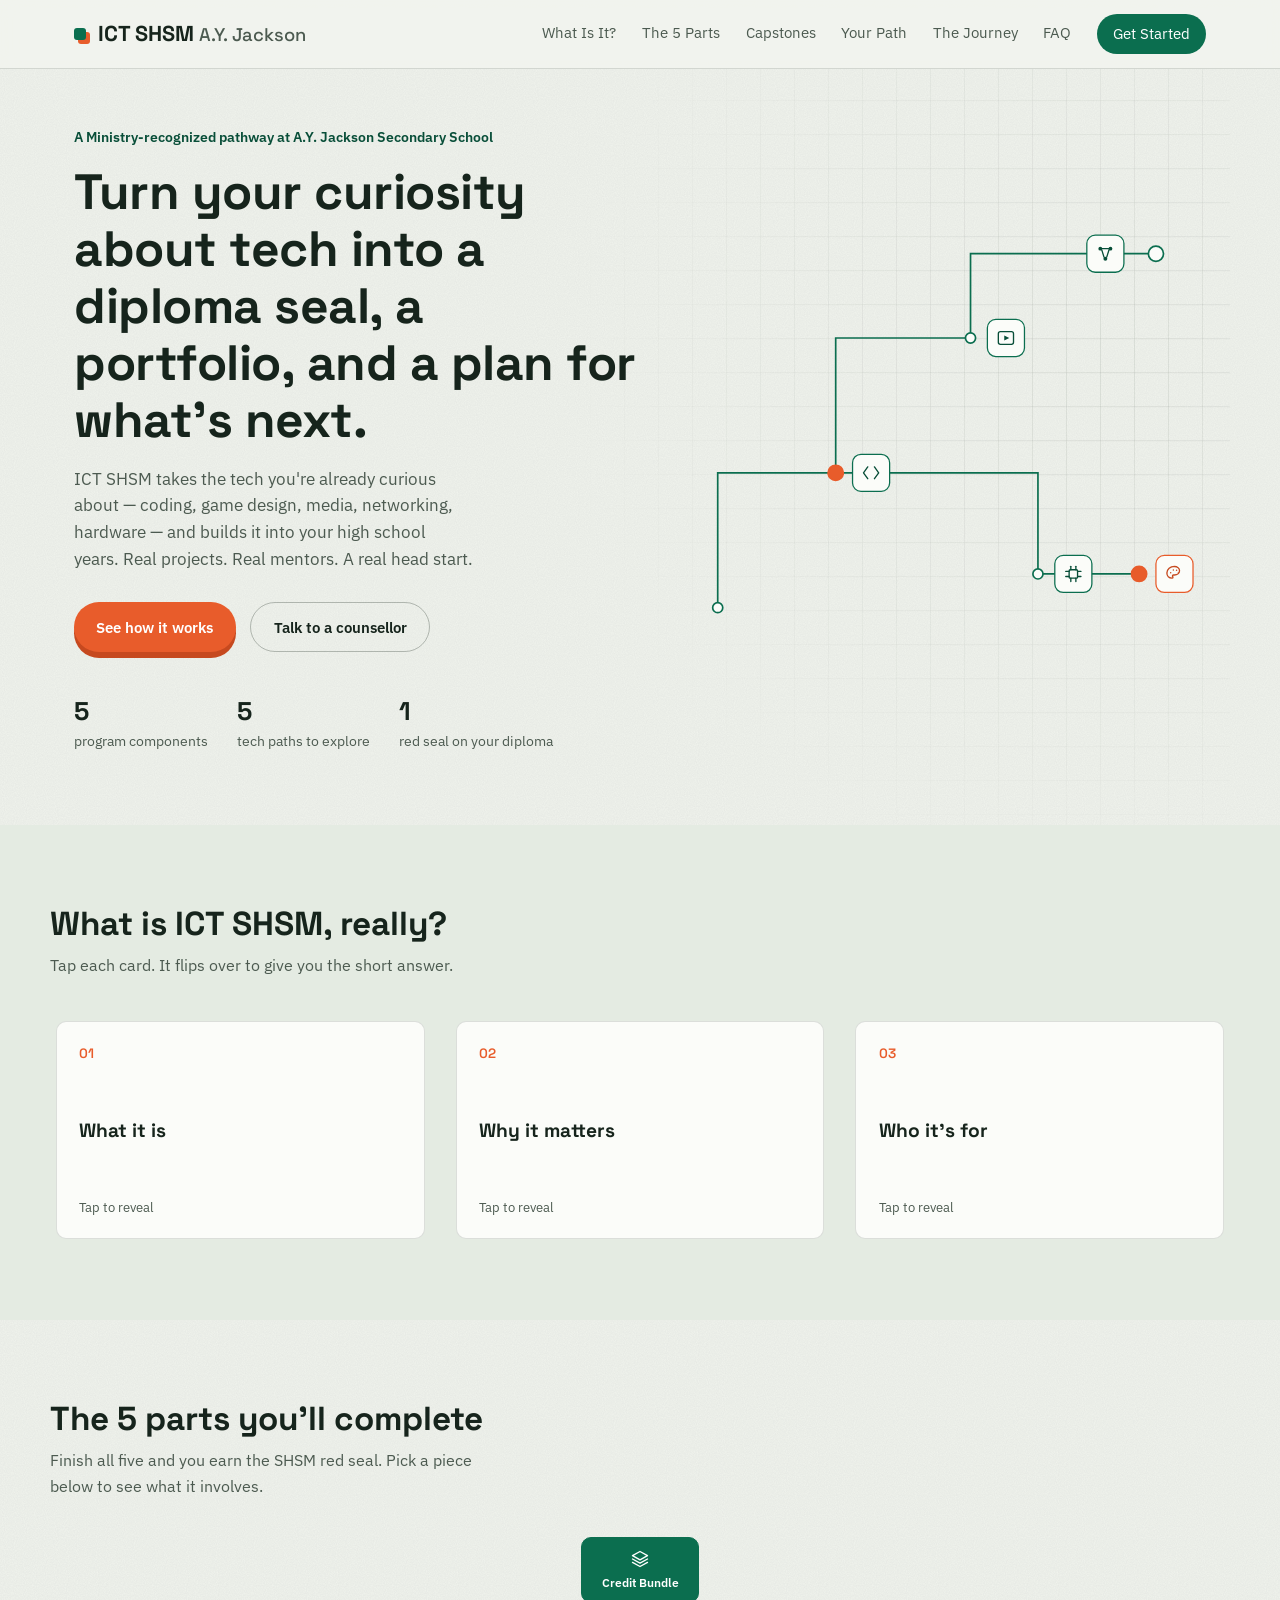
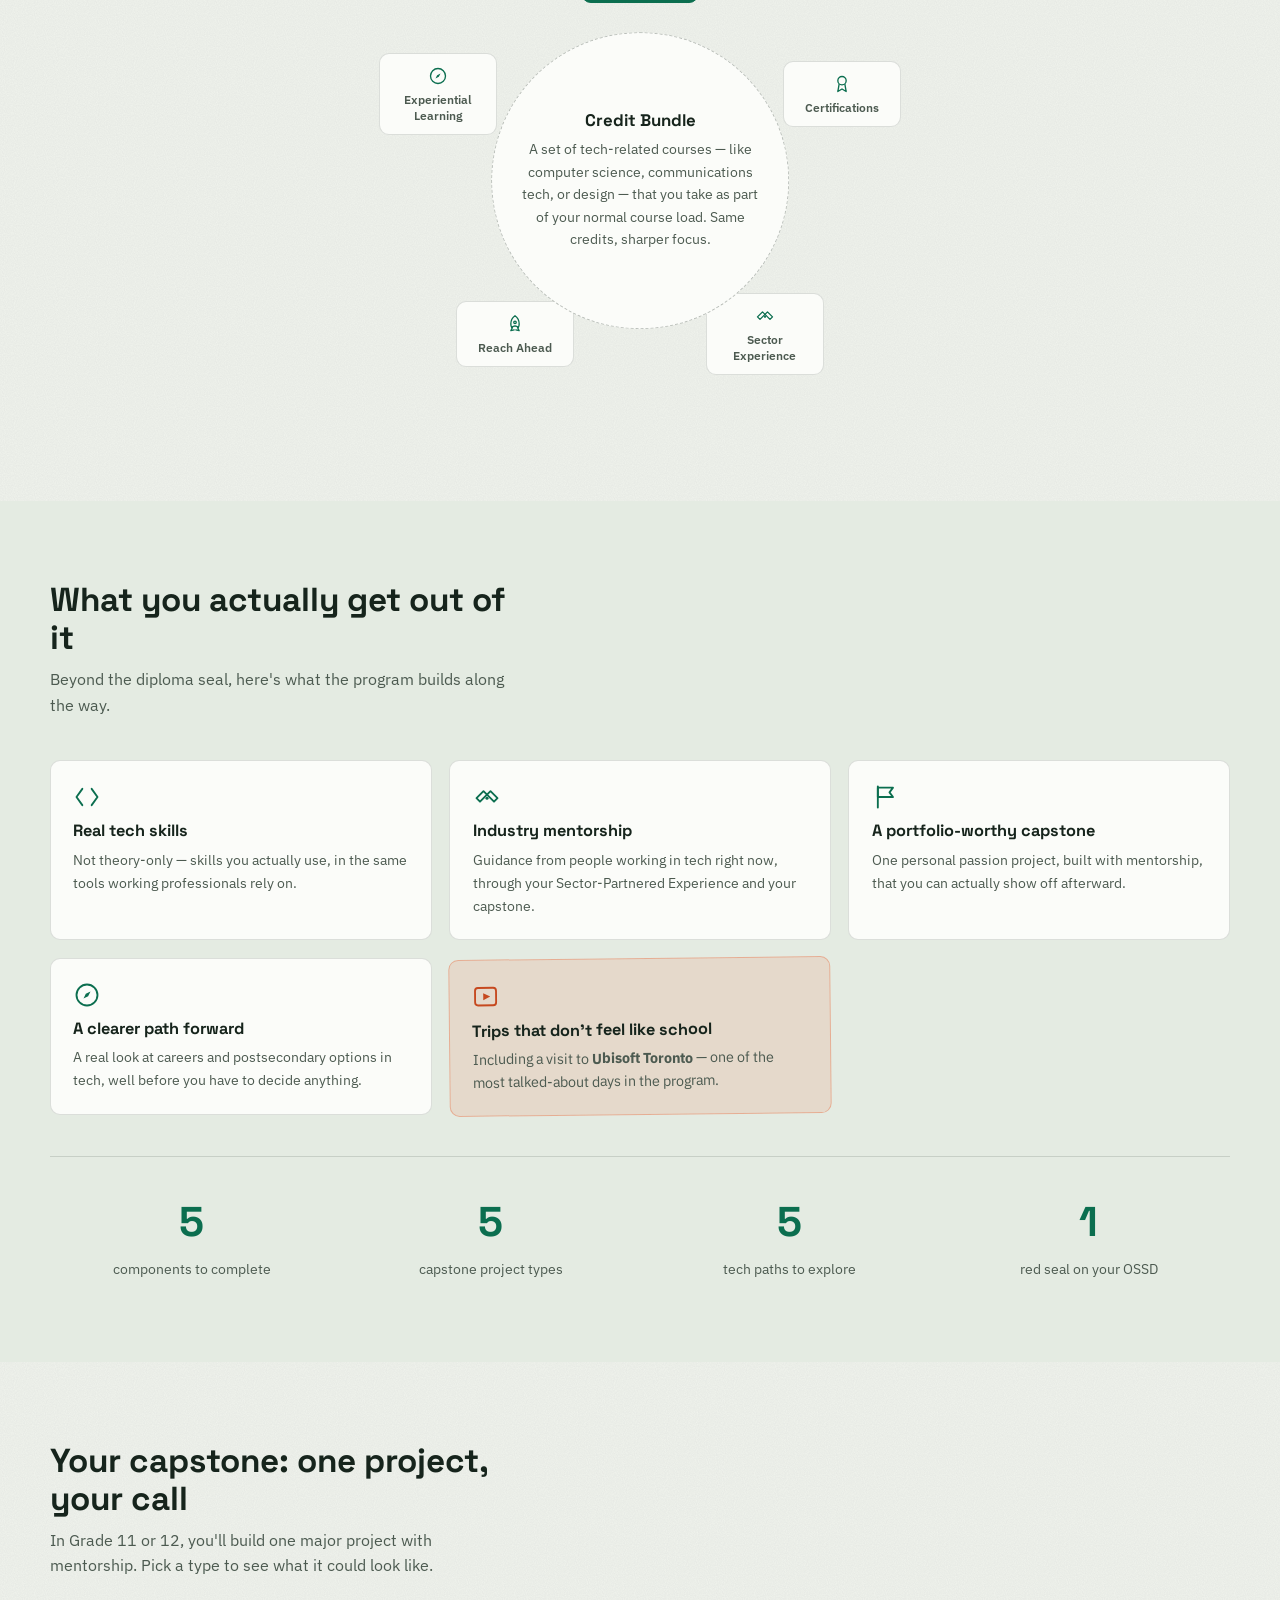
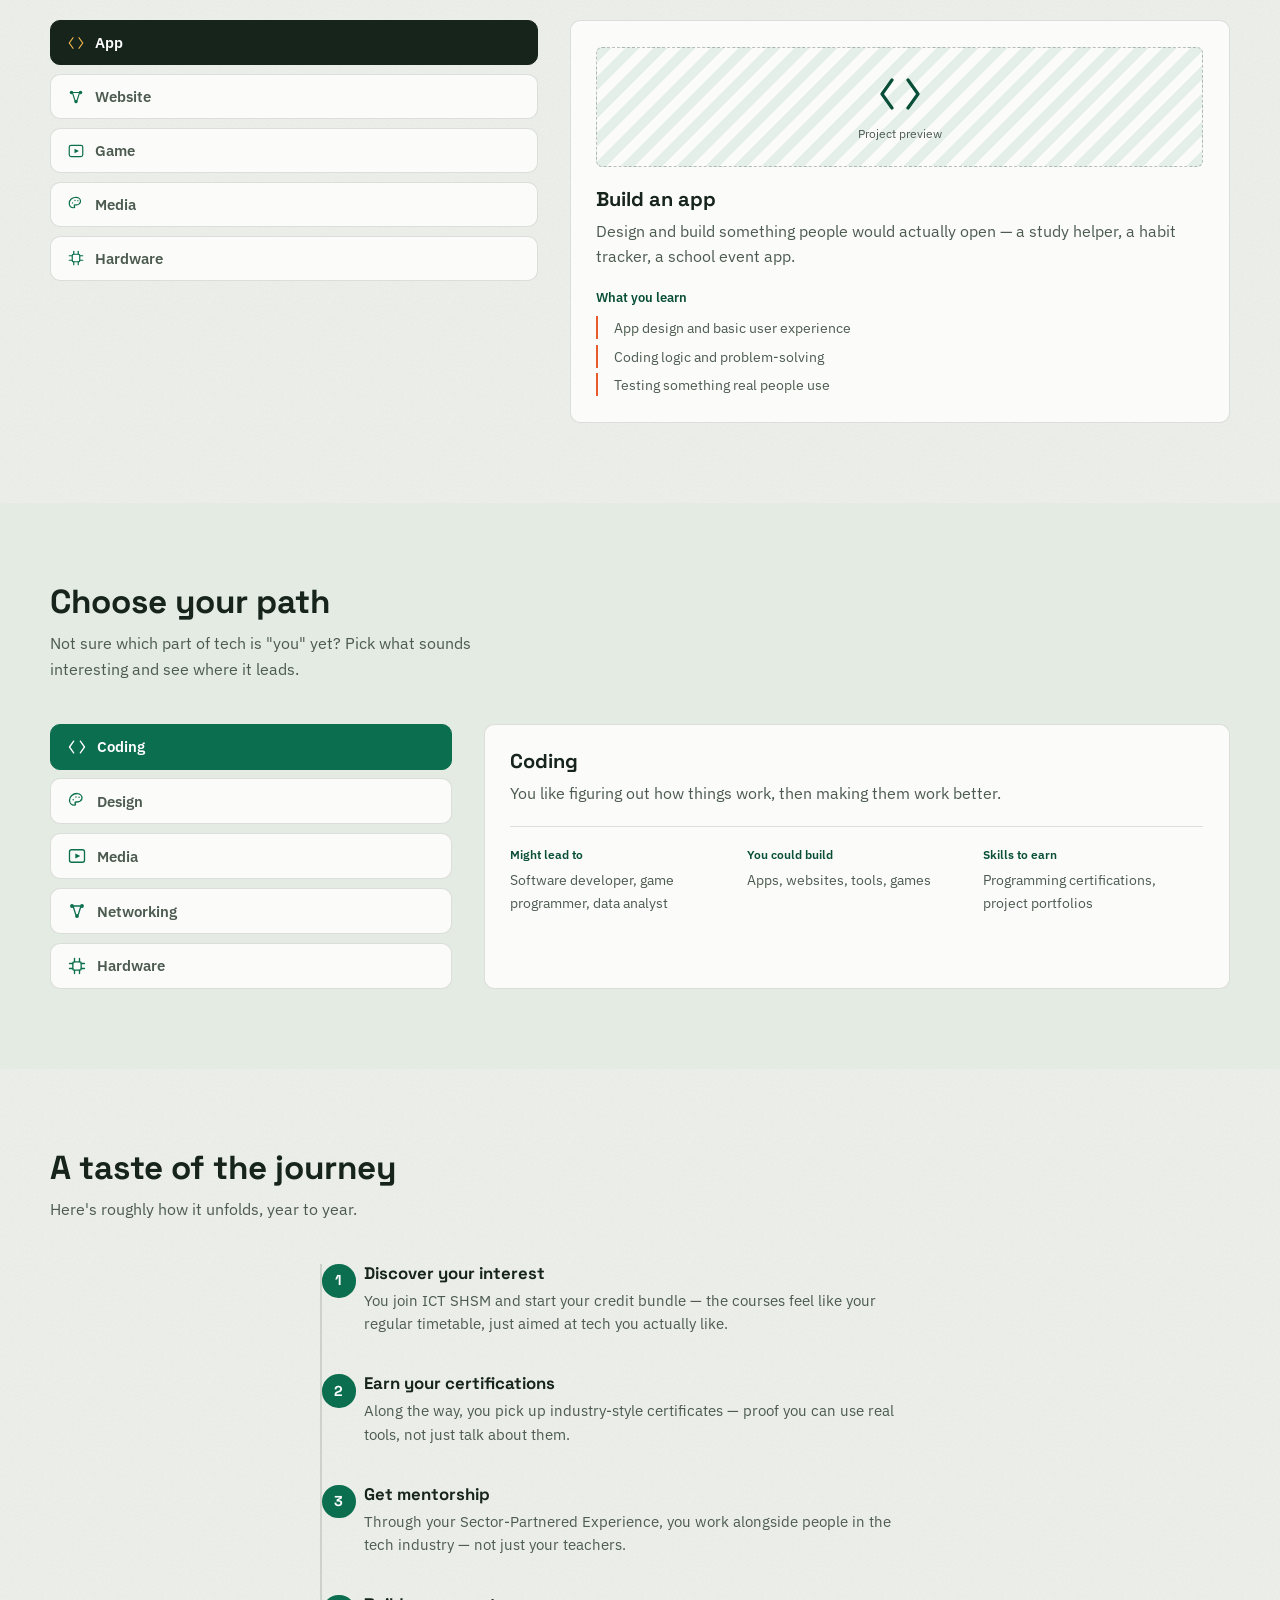
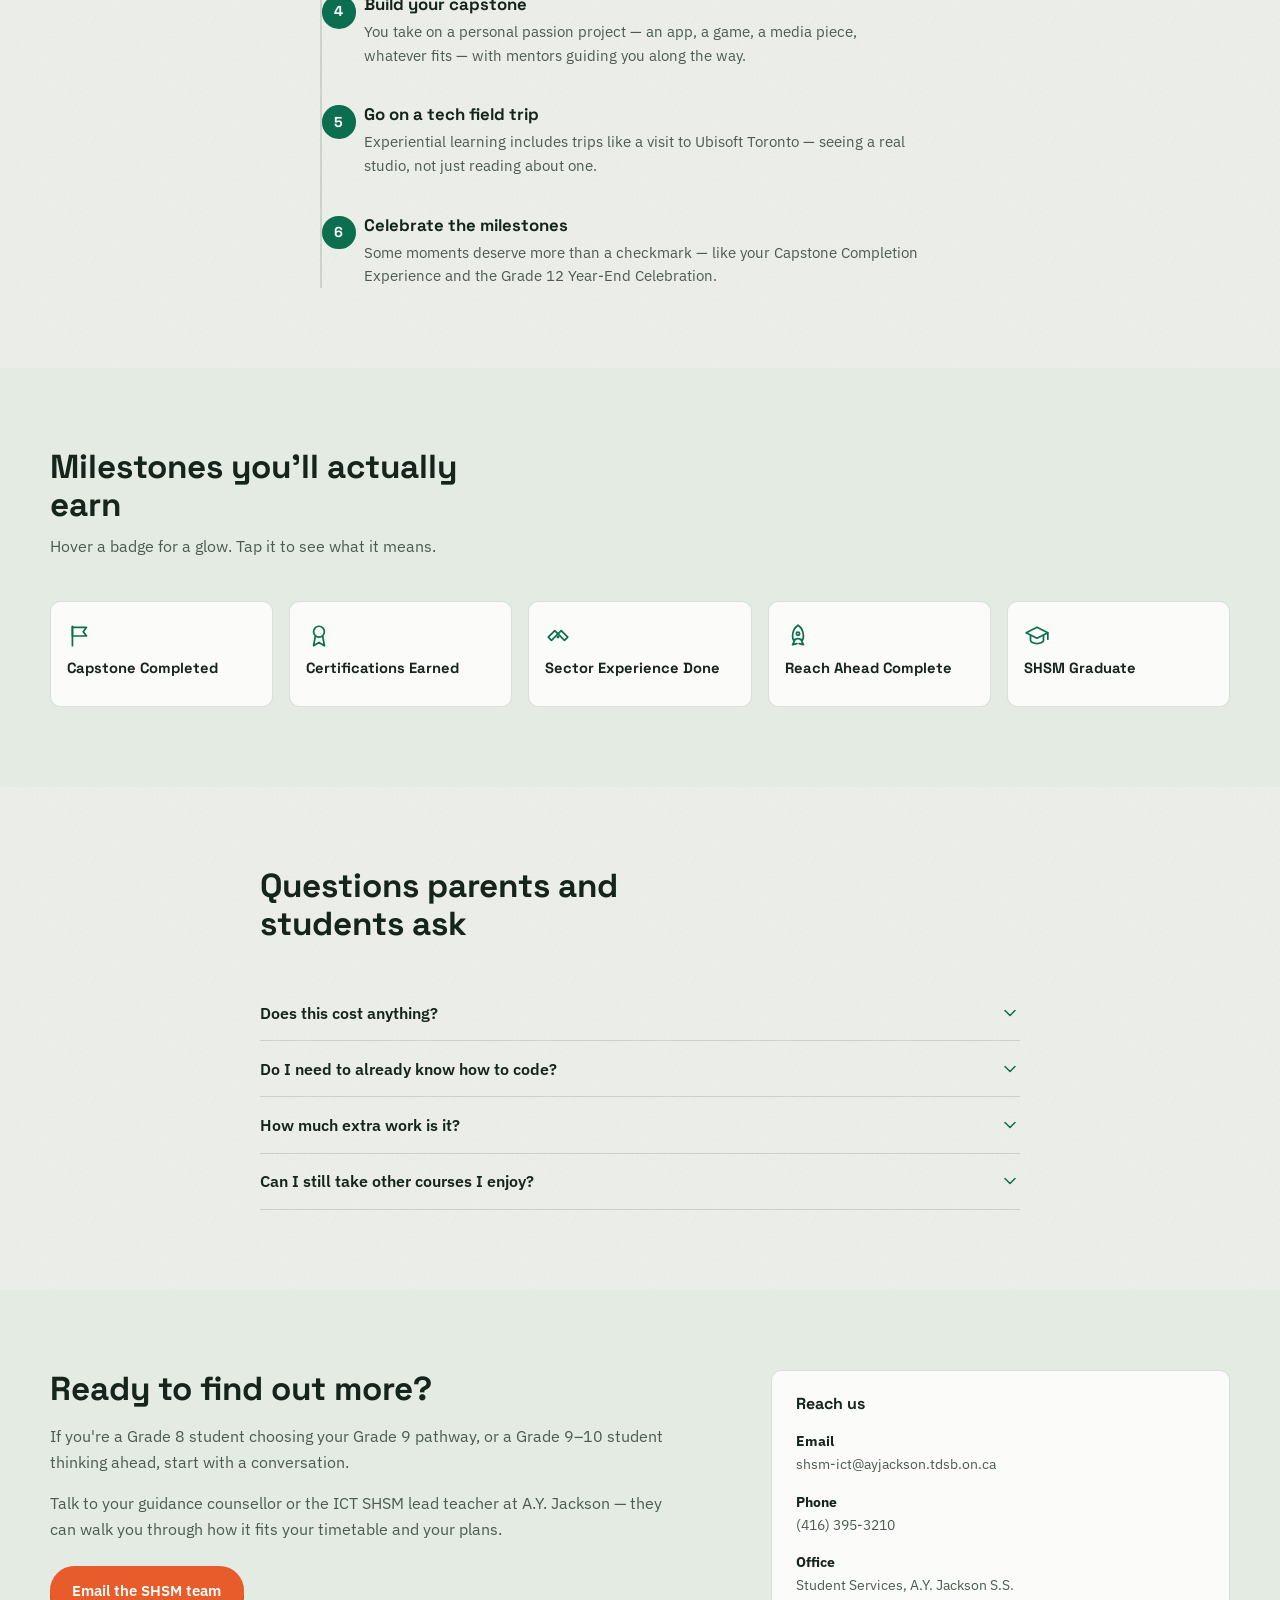
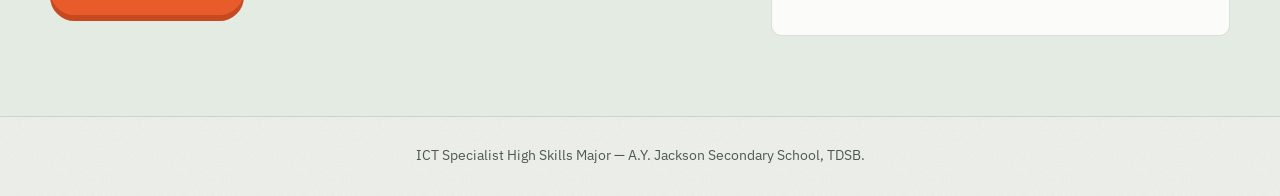
<file: index (1).html>
<!DOCTYPE html>
<html lang="en">
<head>
<meta charset="UTF-8" />
<meta name="viewport" content="width=device-width, initial-scale=1.0" />
<title>ICT SHSM at A.Y. Jackson — Build Your Future in Tech</title>
<meta name="description" content="A simple guide to the ICT Specialist High Skills Major at A.Y. Jackson Secondary School: what it is, what you'll build, and how to get started." />
<link rel="preconnect" href="https://fonts.googleapis.com">
<link rel="preconnect" href="https://fonts.gstatic.com" crossorigin>
<link href="https://fonts.googleapis.com/css2?family=Space+Grotesk:wght@500;600;700&family=IBM+Plex+Sans:wght@400;500;600&display=swap" rel="stylesheet">
<link rel="stylesheet" href="styles.css" />
</head>
<body>

<!-- Reusable icon sprite. Keeps the visual language consistent without any external icon library. -->
<svg aria-hidden="true" style="position:absolute;width:0;height:0;overflow:hidden;">
  <defs>
    <symbol id="icon-code" viewBox="0 0 24 24" fill="none" stroke="currentColor" stroke-width="1.6" stroke-linecap="round" stroke-linejoin="round">
      <polyline points="8 5 3 12 8 19"/><polyline points="16 5 21 12 16 19"/>
    </symbol>
    <symbol id="icon-palette" viewBox="0 0 24 24" fill="none" stroke="currentColor" stroke-width="1.6" stroke-linecap="round" stroke-linejoin="round">
      <path d="M12 3c-4.97 0-9 3.58-9 8 0 3.5 2.5 6 6 6 .8 0 1.2-.5 1.2-1.1 0-.3-.1-.5-.3-.8-.2-.3-.3-.5-.3-.8 0-.6.5-1.1 1.1-1.1H12c3.3 0 6-2.24 6-5 0-2.76-2.69-5-6-5z"/>
      <circle cx="7.5" cy="10.5" r="0.9" fill="currentColor" stroke="none"/><circle cx="10.7" cy="7.3" r="0.9" fill="currentColor" stroke="none"/>
      <circle cx="14.5" cy="7.5" r="0.9" fill="currentColor" stroke="none"/><circle cx="16.6" cy="11" r="0.9" fill="currentColor" stroke="none"/>
    </symbol>
    <symbol id="icon-media" viewBox="0 0 24 24" fill="none" stroke="currentColor" stroke-width="1.6" stroke-linecap="round" stroke-linejoin="round">
      <rect x="3" y="4.5" width="18" height="15" rx="2.5"/><polygon points="10 9 16 12 10 15" fill="currentColor" stroke="none"/>
    </symbol>
    <symbol id="icon-network" viewBox="0 0 24 24" fill="none" stroke="currentColor" stroke-width="1.6" stroke-linecap="round" stroke-linejoin="round">
      <line x1="7.7" y1="7.5" x2="10.4" y2="16.1"/><line x1="16.3" y1="7.5" x2="13.6" y2="16.1"/><line x1="8.1" y1="6" x2="15.9" y2="6"/>
      <circle cx="6" cy="6" r="2.3" fill="currentColor" stroke="none"/><circle cx="18" cy="6" r="2.3" fill="currentColor" stroke="none"/><circle cx="12" cy="18" r="2.3" fill="currentColor" stroke="none"/>
    </symbol>
    <symbol id="icon-chip" viewBox="0 0 24 24" fill="none" stroke="currentColor" stroke-width="1.6" stroke-linecap="round" stroke-linejoin="round">
      <rect x="7" y="7" width="10" height="10" rx="1.4"/>
      <line x1="9" y1="3" x2="9" y2="7"/><line x1="15" y1="3" x2="15" y2="7"/><line x1="9" y1="17" x2="9" y2="21"/><line x1="15" y1="17" x2="15" y2="21"/>
      <line x1="3" y1="9" x2="7" y2="9"/><line x1="3" y1="15" x2="7" y2="15"/><line x1="17" y1="9" x2="21" y2="9"/><line x1="17" y1="15" x2="21" y2="15"/>
    </symbol>
    <symbol id="icon-layers" viewBox="0 0 24 24" fill="none" stroke="currentColor" stroke-width="1.6" stroke-linecap="round" stroke-linejoin="round">
      <polygon points="12 3 21 8 12 13 3 8"/><polyline points="3 12 12 17 21 12"/><polyline points="3 16 12 21 21 16"/>
    </symbol>
    <symbol id="icon-ribbon" viewBox="0 0 24 24" fill="none" stroke="currentColor" stroke-width="1.6" stroke-linecap="round" stroke-linejoin="round">
      <circle cx="12" cy="8" r="5"/><polyline points="8.5 12.5 7 21 12 18 17 21 15.5 12.5"/>
    </symbol>
    <symbol id="icon-handshake" viewBox="0 0 24 24" fill="none" stroke="currentColor" stroke-width="1.6" stroke-linecap="round" stroke-linejoin="round">
      <path d="M3 13l6-6 3 3-6 6z"/><path d="M21 13l-6-6-3 3 6 6z"/><circle cx="12" cy="13" r="1.3" fill="currentColor" stroke="none"/>
    </symbol>
    <symbol id="icon-rocket" viewBox="0 0 24 24" fill="none" stroke="currentColor" stroke-width="1.6" stroke-linecap="round" stroke-linejoin="round">
      <path d="M12 2c3 2 5 6 5 10 0 1.5-.4 3-1 4l-1.5-1a6 6 0 0 0-5 0l-1.5 1c-.6-1-1-2.5-1-4 0-4 2-8 5-10z"/>
      <circle cx="12" cy="10" r="1.5"/><path d="M9 16l-2 4 4-1"/><path d="M15 16l2 4-4-1"/>
    </symbol>
    <symbol id="icon-compass" viewBox="0 0 24 24" fill="none" stroke="currentColor" stroke-width="1.6" stroke-linecap="round" stroke-linejoin="round">
      <circle cx="12" cy="12" r="9"/><polygon points="15 9 13 13 9 15 11 11" fill="currentColor" stroke="none"/>
    </symbol>
    <symbol id="icon-flag" viewBox="0 0 24 24" fill="none" stroke="currentColor" stroke-width="1.6" stroke-linecap="round" stroke-linejoin="round">
      <line x1="5" y1="3" x2="5" y2="21"/><path d="M5 4h13l-3 4 3 4H5z"/>
    </symbol>
    <symbol id="icon-cap" viewBox="0 0 24 24" fill="none" stroke="currentColor" stroke-width="1.6" stroke-linecap="round" stroke-linejoin="round">
      <path d="M12 4L2 9l10 5 10-5-10-5z"/><path d="M6 11.5V16c0 1.5 2.7 3 6 3s6-1.5 6-3v-4.5"/><line x1="22" y1="9" x2="22" y2="15"/>
    </symbol>
    <symbol id="icon-menu" viewBox="0 0 24 24" fill="none" stroke="currentColor" stroke-width="1.6" stroke-linecap="round" stroke-linejoin="round">
      <line x1="4" y1="7" x2="20" y2="7"/><line x1="4" y1="12" x2="20" y2="12"/><line x1="4" y1="17" x2="20" y2="17"/>
    </symbol>
    <symbol id="icon-close" viewBox="0 0 24 24" fill="none" stroke="currentColor" stroke-width="1.6" stroke-linecap="round" stroke-linejoin="round">
      <line x1="6" y1="6" x2="18" y2="18"/><line x1="18" y1="6" x2="6" y2="18"/>
    </symbol>
    <symbol id="icon-chevron" viewBox="0 0 24 24" fill="none" stroke="currentColor" stroke-width="1.8" stroke-linecap="round" stroke-linejoin="round">
      <polyline points="6 9 12 15 18 9"/>
    </symbol>
  </defs>
</svg>

<header class="site-header" id="top">
  <div class="header-inner">
    <a class="brand" href="#top">
      <span class="brand-mark" aria-hidden="true"></span>
      <span class="brand-text">ICT SHSM <span class="brand-sub">A.Y. Jackson</span></span>
    </a>

    <nav class="primary-nav" id="primaryNav" aria-label="Main">
      <a href="#what-is">What Is It?</a>
      <a href="#components">The 5 Parts</a>
      <a href="#capstone">Capstones</a>
      <a href="#paths">Your Path</a>
      <a href="#journey">The Journey</a>
      <a href="#faq">FAQ</a>
      <a href="#contact" class="nav-cta">Get Started</a>
    </nav>

    <button class="nav-toggle" id="navToggle" aria-expanded="false" aria-controls="primaryNav" aria-label="Open menu">
      <svg class="icon icon-open" width="24" height="24"><use href="#icon-menu"/></svg>
      <svg class="icon icon-close" width="24" height="24"><use href="#icon-close"/></svg>
    </button>
  </div>
</header>

<main>

  <!-- ===================== HERO ===================== -->
  <section class="hero" id="hero">
    <div class="hero-signals" aria-hidden="true" id="heroSignals"></div>
    <div class="hero-inner">
      <p class="hero-context">A Ministry-recognized pathway at A.Y. Jackson Secondary School</p>
      <h1 class="hero-title">Turn your curiosity about tech into a diploma seal, a portfolio, and a plan for what's next.</h1>
      <p class="hero-sub">ICT SHSM takes the tech you're already curious about — coding, game design, media, networking, hardware — and builds it into your high school years. Real projects. Real mentors. A real head start.</p>
      <div class="hero-actions">
        <a href="#what-is" class="btn btn-primary">See how it works</a>
        <a href="#contact" class="btn btn-ghost">Talk to a counsellor</a>
      </div>
      <ul class="hero-facts">
        <li><span>5</span> program components</li>
        <li><span>5</span> tech paths to explore</li>
        <li><span>1</span> red seal on your diploma</li>
      </ul>
    </div>
    <svg class="hero-circuit" viewBox="0 0 620 520" aria-hidden="true" preserveAspectRatio="xMidYMid meet">
      <g class="circuit-lines" fill="none" stroke="currentColor" stroke-width="2" stroke-linecap="round">
        <path class="line-draw" d="M40 460 V300 H180" />
        <path class="line-draw" d="M180 300 V140 H340" />
        <path class="line-draw" d="M340 140 V40 H560" />
        <path class="line-draw" d="M180 300 H420 V420" />
        <path class="line-draw" d="M420 420 H540" />
      </g>
      <g class="circuit-nodes">
        <circle cx="40" cy="460" r="6"/>
        <circle cx="180" cy="300" r="9"/>
        <circle cx="340" cy="140" r="6"/>
        <circle cx="560" cy="40" r="9"/>
        <circle cx="420" cy="420" r="6"/>
        <circle cx="540" cy="420" r="9"/>
      </g>
      <g class="circuit-chips">
        <g transform="translate(200, 278)">
          <rect width="44" height="44" rx="10"/>
          <use href="#icon-code" x="10" y="10" width="24" height="24"/>
        </g>
        <g transform="translate(360, 118)">
          <rect width="44" height="44" rx="10"/>
          <use href="#icon-media" x="10" y="10" width="24" height="24"/>
        </g>
        <g transform="translate(478, 18)">
          <rect width="44" height="44" rx="10"/>
          <use href="#icon-network" x="10" y="10" width="24" height="24"/>
        </g>
        <g transform="translate(440, 398)">
          <rect width="44" height="44" rx="10"/>
          <use href="#icon-chip" x="10" y="10" width="24" height="24"/>
        </g>
        <g transform="translate(560, 398)" class="chip-accent">
          <rect width="44" height="44" rx="10"/>
          <use href="#icon-palette" x="10" y="10" width="24" height="24"/>
        </g>
      </g>
    </svg>
  </section>

  <!-- ===================== WHAT IS IT ===================== -->
  <section class="section band-alt" id="what-is">
    <div class="section-inner">
      <div class="section-head">
        <h2>What is ICT SHSM, really?</h2>
        <p>Tap each card. It flips over to give you the short answer.</p>
      </div>

      <div class="flip-grid">
        <button class="flip-card" data-flip type="button" aria-label="What it is — tap to flip">
          <span class="flip-inner">
            <span class="flip-face flip-front">
              <span class="flip-index">01</span>
              <span class="flip-title">What it is</span>
              <span class="flip-hint">Tap to reveal</span>
            </span>
            <span class="flip-face flip-back">
              <span class="flip-back-text">A Ministry-recognized specialization built right into your regular timetable — focused entirely on technology: coding, game design, media, networking, and hardware.</span>
            </span>
          </span>
        </button>

        <button class="flip-card" data-flip type="button" aria-label="Why it matters — tap to flip">
          <span class="flip-inner">
            <span class="flip-face flip-front">
              <span class="flip-index">02</span>
              <span class="flip-title">Why it matters</span>
              <span class="flip-hint">Tap to reveal</span>
            </span>
            <span class="flip-face flip-back">
              <span class="flip-back-text">Finish the program and a red seal is added to your Ontario diploma. Colleges, universities, and employers recognize it — and it can unlock scholarships made only for SHSM grads.</span>
            </span>
          </span>
        </button>

        <button class="flip-card" data-flip type="button" aria-label="Who it's for — tap to flip">
          <span class="flip-inner">
            <span class="flip-face flip-front">
              <span class="flip-index">03</span>
              <span class="flip-title">Who it's for</span>
              <span class="flip-hint">Tap to reveal</span>
            </span>
            <span class="flip-face flip-back">
              <span class="flip-back-text">Grade 8 students mapping out Grade 9, and Grade 9–10 students who want hands-on tech experience — whether you've written a line of code before or not.</span>
            </span>
          </span>
        </button>
      </div>
    </div>
  </section>

  <!-- ===================== 5 COMPONENTS WHEEL ===================== -->
  <section class="section" id="components">
    <div class="section-inner">
      <div class="section-head">
        <h2>The 5 parts you'll complete</h2>
        <p>Finish all five and you earn the SHSM red seal. Pick a piece below to see what it involves.</p>
      </div>

      <div class="wheel-layout">
        <div class="wheel" role="tablist" aria-label="ICT SHSM components">
          <button class="wheel-btn active" data-component="bundle" role="tab" aria-selected="true">
            <svg class="icon" width="20" height="20"><use href="#icon-layers"/></svg>
            <span>Credit Bundle</span>
          </button>
          <button class="wheel-btn" data-component="certs" role="tab" aria-selected="false">
            <svg class="icon" width="20" height="20"><use href="#icon-ribbon"/></svg>
            <span>Certifications</span>
          </button>
          <button class="wheel-btn" data-component="spe" role="tab" aria-selected="false">
            <svg class="icon" width="20" height="20"><use href="#icon-handshake"/></svg>
            <span>Sector Experience</span>
          </button>
          <button class="wheel-btn" data-component="reach" role="tab" aria-selected="false">
            <svg class="icon" width="20" height="20"><use href="#icon-rocket"/></svg>
            <span>Reach Ahead</span>
          </button>
          <button class="wheel-btn" data-component="exp" role="tab" aria-selected="false">
            <svg class="icon" width="20" height="20"><use href="#icon-compass"/></svg>
            <span>Experiential Learning</span>
          </button>

          <div class="wheel-center">
            <div class="wheel-panel active" id="panel-bundle" role="tabpanel">
              <h3>Credit Bundle</h3>
              <p>A set of tech-related courses — like computer science, communications tech, or design — that you take as part of your normal course load. Same credits, sharper focus.</p>
            </div>
            <div class="wheel-panel" id="panel-certs" role="tabpanel">
              <h3>Certifications</h3>
              <p>Industry-style certificates that prove you can use real tools and follow real standards. They're worth listing on a resume or a college application.</p>
            </div>
            <div class="wheel-panel" id="panel-spe" role="tabpanel">
              <h3>Sector-Partnered Experience</h3>
              <p>A hands-on project or placement with an actual tech partner, so you see how the skills you're learning get used outside the classroom.</p>
            </div>
            <div class="wheel-panel" id="panel-reach" role="tabpanel">
              <h3>Reach Ahead</h3>
              <p>A structured look at what's next — college programs, university options, or apprenticeships — so Grade 12 doesn't feel like a guessing game.</p>
            </div>
            <div class="wheel-panel" id="panel-exp" role="tabpanel">
              <h3>Experiential Learning</h3>
              <p>Workshops, field trips, and hands-on sessions that put tech in your hands early — including the trip that gets the most excitement: Ubisoft Toronto.</p>
            </div>
          </div>
        </div>
      </div>
    </div>
  </section>

  <!-- ===================== WHAT YOU GET / STATS ===================== -->
  <section class="section band-alt" id="benefits">
    <div class="section-inner">
      <div class="section-head">
        <h2>What you actually get out of it</h2>
        <p>Beyond the diploma seal, here's what the program builds along the way.</p>
      </div>

      <div class="benefits-grid">
        <div class="benefit-card">
          <svg class="icon icon-lg" width="28" height="28"><use href="#icon-code"/></svg>
          <h3>Real tech skills</h3>
          <p>Not theory-only — skills you actually use, in the same tools working professionals rely on.</p>
        </div>
        <div class="benefit-card">
          <svg class="icon icon-lg" width="28" height="28"><use href="#icon-handshake"/></svg>
          <h3>Industry mentorship</h3>
          <p>Guidance from people working in tech right now, through your Sector-Partnered Experience and your capstone.</p>
        </div>
        <div class="benefit-card">
          <svg class="icon icon-lg" width="28" height="28"><use href="#icon-flag"/></svg>
          <h3>A portfolio-worthy capstone</h3>
          <p>One personal passion project, built with mentorship, that you can actually show off afterward.</p>
        </div>
        <div class="benefit-card">
          <svg class="icon icon-lg" width="28" height="28"><use href="#icon-compass"/></svg>
          <h3>A clearer path forward</h3>
          <p>A real look at careers and postsecondary options in tech, well before you have to decide anything.</p>
        </div>
        <div class="benefit-card benefit-highlight">
          <svg class="icon icon-lg" width="28" height="28"><use href="#icon-media"/></svg>
          <h3>Trips that don't feel like school</h3>
          <p>Including a visit to <strong>Ubisoft Toronto</strong> — one of the most talked-about days in the program.</p>
        </div>
      </div>

      <div class="stats-row" id="statsRow">
        <div class="stat">
          <span class="stat-number" data-count="5">0</span>
          <span class="stat-label">components to complete</span>
        </div>
        <div class="stat">
          <span class="stat-number" data-count="5">0</span>
          <span class="stat-label">capstone project types</span>
        </div>
        <div class="stat">
          <span class="stat-number" data-count="5">0</span>
          <span class="stat-label">tech paths to explore</span>
        </div>
        <div class="stat">
          <span class="stat-number" data-count="1">0</span>
          <span class="stat-label">red seal on your OSSD</span>
        </div>
      </div>
    </div>
  </section>

  <!-- ===================== CAPSTONE CHOOSER ===================== -->
  <section class="section" id="capstone">
    <div class="section-inner">
      <div class="section-head">
        <h2>Your capstone: one project, your call</h2>
        <p>In Grade 11 or 12, you'll build one major project with mentorship. Pick a type to see what it could look like.</p>
      </div>

      <div class="capstone-layout">
        <div class="capstone-tabs" role="tablist" aria-label="Capstone project types">
          <button class="capstone-tab active" data-cap="app" role="tab" aria-selected="true">
            <svg class="icon" width="18" height="18"><use href="#icon-code"/></svg> App
          </button>
          <button class="capstone-tab" data-cap="website" role="tab" aria-selected="false">
            <svg class="icon" width="18" height="18"><use href="#icon-network"/></svg> Website
          </button>
          <button class="capstone-tab" data-cap="game" role="tab" aria-selected="false">
            <svg class="icon" width="18" height="18"><use href="#icon-media"/></svg> Game
          </button>
          <button class="capstone-tab" data-cap="media" role="tab" aria-selected="false">
            <svg class="icon" width="18" height="18"><use href="#icon-palette"/></svg> Media
          </button>
          <button class="capstone-tab" data-cap="hardware" role="tab" aria-selected="false">
            <svg class="icon" width="18" height="18"><use href="#icon-chip"/></svg> Hardware
          </button>
        </div>

        <div class="capstone-display">
          <div class="capstone-shot" aria-hidden="true">
            <svg width="48" height="48"><use href="#icon-code" id="capShotIcon"/></svg>
            <span>Project preview</span>
          </div>

          <div class="capstone-panel active" id="cap-app" role="tabpanel">
            <h3>Build an app</h3>
            <p>Design and build something people would actually open — a study helper, a habit tracker, a school event app.</p>
            <p class="what-you-learn">What you learn</p>
            <ul><li>App design and basic user experience</li><li>Coding logic and problem-solving</li><li>Testing something real people use</li></ul>
          </div>
          <div class="capstone-panel" id="cap-website" role="tabpanel">
            <h3>Build a website</h3>
            <p>A site for a club, a cause, or your own portfolio — live, and yours to show off.</p>
            <p class="what-you-learn">What you learn</p>
            <ul><li>HTML, CSS, and basic JavaScript</li><li>Layout, accessibility, and design</li><li>Publishing something to the real web</li></ul>
          </div>
          <div class="capstone-panel" id="cap-game" role="tabpanel">
            <h3>Design a game</h3>
            <p>A small puzzle, platformer, or strategy game — built, tested, and playable by your classmates.</p>
            <p class="what-you-learn">What you learn</p>
            <ul><li>Game logic and interaction design</li><li>Level and mechanic design</li><li>Player feedback and iteration</li></ul>
          </div>
          <div class="capstone-panel" id="cap-media" role="tabpanel">
            <h3>Produce a media project</h3>
            <p>A video, a digital art series, or interactive media about something you actually care about.</p>
            <p class="what-you-learn">What you learn</p>
            <ul><li>Storytelling and visual design</li><li>Editing and media tools</li><li>Sharing work with a real audience</li></ul>
          </div>
          <div class="capstone-panel" id="cap-hardware" role="tabpanel">
            <h3>Build a hardware project</h3>
            <p>Sensors, small electronics, or a simple robot — something that exists in the physical world, not just on a screen.</p>
            <p class="what-you-learn">What you learn</p>
            <ul><li>Basic circuits and wiring</li><li>Coding paired with physical devices</li><li>Troubleshooting something real</li></ul>
          </div>
        </div>
      </div>
    </div>
  </section>

  <!-- ===================== CHOOSE YOUR PATH ===================== -->
  <section class="section band-alt" id="paths">
    <div class="section-inner">
      <div class="section-head">
        <h2>Choose your path</h2>
        <p>Not sure which part of tech is "you" yet? Pick what sounds interesting and see where it leads.</p>
      </div>

      <div class="paths-layout">
        <div class="paths-tabs" role="tablist" aria-label="Tech paths">
          <button class="path-tab active" data-path="coding" role="tab" aria-selected="true">
            <svg class="icon" width="20" height="20"><use href="#icon-code"/></svg><span>Coding</span>
          </button>
          <button class="path-tab" data-path="design" role="tab" aria-selected="false">
            <svg class="icon" width="20" height="20"><use href="#icon-palette"/></svg><span>Design</span>
          </button>
          <button class="path-tab" data-path="media" role="tab" aria-selected="false">
            <svg class="icon" width="20" height="20"><use href="#icon-media"/></svg><span>Media</span>
          </button>
          <button class="path-tab" data-path="networking" role="tab" aria-selected="false">
            <svg class="icon" width="20" height="20"><use href="#icon-network"/></svg><span>Networking</span>
          </button>
          <button class="path-tab" data-path="hardware" role="tab" aria-selected="false">
            <svg class="icon" width="20" height="20"><use href="#icon-chip"/></svg><span>Hardware</span>
          </button>
        </div>

        <div class="paths-panel">
          <div class="path-card active" id="path-coding" role="tabpanel">
            <h3>Coding</h3>
            <p>You like figuring out how things work, then making them work better.</p>
            <div class="path-cols">
              <div><p class="path-col-label">Might lead to</p><p>Software developer, game programmer, data analyst</p></div>
              <div><p class="path-col-label">You could build</p><p>Apps, websites, tools, games</p></div>
              <div><p class="path-col-label">Skills to earn</p><p>Programming certifications, project portfolios</p></div>
            </div>
          </div>
          <div class="path-card" id="path-design" role="tabpanel">
            <h3>Design</h3>
            <p>You notice when something looks or feels off — and you know how to fix it.</p>
            <div class="path-cols">
              <div><p class="path-col-label">Might lead to</p><p>UX designer, graphic designer, product designer</p></div>
              <div><p class="path-col-label">You could build</p><p>Interfaces, layouts, brand visuals</p></div>
              <div><p class="path-col-label">Skills to earn</p><p>Design software certifications, a visual portfolio</p></div>
            </div>
          </div>
          <div class="path-card" id="path-media" role="tabpanel">
            <h3>Media</h3>
            <p>You'd rather tell the story than just describe it.</p>
            <div class="path-cols">
              <div><p class="path-col-label">Might lead to</p><p>Content creator, media producer, digital storyteller</p></div>
              <div><p class="path-col-label">You could build</p><p>Video series, digital art, interactive stories</p></div>
              <div><p class="path-col-label">Skills to earn</p><p>Editing certifications, a demo reel</p></div>
            </div>
          </div>
          <div class="path-card" id="path-networking" role="tabpanel">
            <h3>Networking</h3>
            <p>You want to know how everything actually connects — and stays safe.</p>
            <div class="path-cols">
              <div><p class="path-col-label">Might lead to</p><p>Network technician, IT support, cybersecurity</p></div>
              <div><p class="path-col-label">You could build</p><p>Small networks, basic security setups</p></div>
              <div><p class="path-col-label">Skills to earn</p><p>Networking certifications, hands-on labs</p></div>
            </div>
          </div>
          <div class="path-card" id="path-hardware" role="tabpanel">
            <h3>Hardware</h3>
            <p>You want to build things you can actually hold.</p>
            <div class="path-cols">
              <div><p class="path-col-label">Might lead to</p><p>Hardware technician, robotics, embedded systems</p></div>
              <div><p class="path-col-label">You could build</p><p>Robots, controllers, custom devices</p></div>
              <div><p class="path-col-label">Skills to earn</p><p>Hardware certifications, a working prototype</p></div>
            </div>
          </div>
        </div>
      </div>
    </div>
  </section>

  <!-- ===================== JOURNEY SCROLL STORY ===================== -->
  <section class="section" id="journey">
    <div class="section-inner">
      <div class="section-head">
        <h2>A taste of the journey</h2>
        <p>Here's roughly how it unfolds, year to year.</p>
      </div>

      <ol class="journey-list">
        <li class="journey-step">
          <span class="journey-num">1</span>
          <div class="journey-body">
            <h3>Discover your interest</h3>
            <p>You join ICT SHSM and start your credit bundle — the courses feel like your regular timetable, just aimed at tech you actually like.</p>
          </div>
        </li>
        <li class="journey-step">
          <span class="journey-num">2</span>
          <div class="journey-body">
            <h3>Earn your certifications</h3>
            <p>Along the way, you pick up industry-style certificates — proof you can use real tools, not just talk about them.</p>
          </div>
        </li>
        <li class="journey-step">
          <span class="journey-num">3</span>
          <div class="journey-body">
            <h3>Get mentorship</h3>
            <p>Through your Sector-Partnered Experience, you work alongside people in the tech industry — not just your teachers.</p>
          </div>
        </li>
        <li class="journey-step">
          <span class="journey-num">4</span>
          <div class="journey-body">
            <h3>Build your capstone</h3>
            <p>You take on a personal passion project — an app, a game, a media piece, whatever fits — with mentors guiding you along the way.</p>
          </div>
        </li>
        <li class="journey-step">
          <span class="journey-num">5</span>
          <div class="journey-body">
            <h3>Go on a tech field trip</h3>
            <p>Experiential learning includes trips like a visit to Ubisoft Toronto — seeing a real studio, not just reading about one.</p>
          </div>
        </li>
        <li class="journey-step">
          <span class="journey-num">6</span>
          <div class="journey-body">
            <h3>Celebrate the milestones</h3>
            <p>Some moments deserve more than a checkmark — like your Capstone Completion Experience and the Grade 12 Year-End Celebration.</p>
          </div>
        </li>
      </ol>
    </div>
  </section>

  <!-- ===================== MILESTONE BADGES ===================== -->
  <section class="section band-alt" id="milestones">
    <div class="section-inner">
      <div class="section-head">
        <h2>Milestones you'll actually earn</h2>
        <p>Hover a badge for a glow. Tap it to see what it means.</p>
      </div>

      <div class="badge-grid">
        <button class="badge-card" data-badge type="button">
          <svg class="icon icon-lg" width="26" height="26"><use href="#icon-flag"/></svg>
          <h3>Capstone Completed</h3>
          <p class="badge-detail">You planned, built, and presented a real project from start to finish.</p>
        </button>
        <button class="badge-card" data-badge type="button">
          <svg class="icon icon-lg" width="26" height="26"><use href="#icon-ribbon"/></svg>
          <h3>Certifications Earned</h3>
          <p class="badge-detail">You collected industry-style certificates that back up your skills.</p>
        </button>
        <button class="badge-card" data-badge type="button">
          <svg class="icon icon-lg" width="26" height="26"><use href="#icon-handshake"/></svg>
          <h3>Sector Experience Done</h3>
          <p class="badge-detail">You worked with a real industry partner on a real challenge.</p>
        </button>
        <button class="badge-card" data-badge type="button">
          <svg class="icon icon-lg" width="26" height="26"><use href="#icon-rocket"/></svg>
          <h3>Reach Ahead Complete</h3>
          <p class="badge-detail">You explored what comes after high school before you had to decide.</p>
        </button>
        <button class="badge-card" data-badge type="button">
          <svg class="icon icon-lg" width="26" height="26"><use href="#icon-cap"/></svg>
          <h3>SHSM Graduate</h3>
          <p class="badge-detail">You finished all five components and earned the red seal on your diploma.</p>
        </button>
      </div>
    </div>
  </section>

  <!-- ===================== FAQ ===================== -->
  <section class="section" id="faq">
    <div class="section-inner section-inner-narrow">
      <div class="section-head">
        <h2>Questions parents and students ask</h2>
      </div>

      <div class="accordion">
        <div class="accordion-item">
          <button class="accordion-trigger" aria-expanded="false">
            <span>Does this cost anything?</span>
            <svg class="icon icon-chevron" width="20" height="20"><use href="#icon-chevron"/></svg>
          </button>
          <div class="accordion-panel">
            <p>There's no extra tuition to join ICT SHSM. A few activities or certifications may carry a small fee, but the school typically covers or supports these.</p>
          </div>
        </div>
        <div class="accordion-item">
          <button class="accordion-trigger" aria-expanded="false">
            <span>Do I need to already know how to code?</span>
            <svg class="icon icon-chevron" width="20" height="20"><use href="#icon-chevron"/></svg>
          </button>
          <div class="accordion-panel">
            <p>No. Curiosity and a willingness to try matter far more than experience walking in.</p>
          </div>
        </div>
        <div class="accordion-item">
          <button class="accordion-trigger" aria-expanded="false">
            <span>How much extra work is it?</span>
            <svg class="icon icon-chevron" width="20" height="20"><use href="#icon-chevron"/></svg>
          </button>
          <div class="accordion-panel">
            <p>ICT SHSM runs inside your regular course load. There's more going on — certifications, experiences, a capstone — but it's paced and supported so it stays meaningful, not overwhelming.</p>
          </div>
        </div>
        <div class="accordion-item">
          <button class="accordion-trigger" aria-expanded="false">
            <span>Can I still take other courses I enjoy?</span>
            <svg class="icon icon-chevron" width="20" height="20"><use href="#icon-chevron"/></svg>
          </button>
          <div class="accordion-panel">
            <p>Yes. You still earn your full Ontario Secondary School Diploma and can take electives in the arts, sports, or anything else you're into.</p>
          </div>
        </div>
      </div>
    </div>
  </section>

  <!-- ===================== CONTACT ===================== -->
  <section class="section band-alt" id="contact">
    <div class="section-inner">
      <div class="contact-layout">
        <div class="contact-copy">
          <h2>Ready to find out more?</h2>
          <p>If you're a Grade 8 student choosing your Grade 9 pathway, or a Grade 9–10 student thinking ahead, start with a conversation.</p>
          <p>Talk to your guidance counsellor or the ICT SHSM lead teacher at A.Y. Jackson — they can walk you through how it fits your timetable and your plans.</p>
          <a href="mailto:shsm-ict@ayjackson.tdsb.on.ca" class="btn btn-primary">Email the SHSM team</a>
        </div>
        <div class="contact-card">
          <h3>Reach us</h3>
          <p><strong>Email</strong><br>shsm-ict@ayjackson.tdsb.on.ca</p>
          <p><strong>Phone</strong><br>(416) 395-3210</p>
          <p><strong>Office</strong><br>Student Services, A.Y. Jackson S.S.</p>
        </div>
      </div>
    </div>
  </section>

</main>

<footer class="site-footer">
  <p>ICT Specialist High Skills Major — A.Y. Jackson Secondary School, TDSB.</p>
</footer>

<script src="script.js"></script>
</body>
</html>
</file>
<file: styles.css>
/* =============================================================
   ICT SHSM — Design tokens
   Palette grounded in circuitry: deep teal (signal/trust) against
   a pale paper background, with a warm orange used only for
   action and energy. Icons and hairline "trace" lines carry the
   tech motif instead of dark-mode gradients or generic cards.
============================================================= */

:root {
  --paper: #F1F4EE;
  --paper-alt: #E4EBE2;
  --surface: #FBFCF9;
  --ink: #16241C;
  --ink-soft: #4C5A50;
  --line: rgba(22, 36, 28, 0.14);
  --line-strong: rgba(22, 36, 28, 0.28);

  --teal: #0B6E4F;
  --teal-deep: #084E38;
  --teal-tint: rgba(11, 110, 79, 0.09);

  --orange: #E85C2B;
  --orange-deep: #C6491F;
  --orange-tint: rgba(232, 92, 43, 0.12);

  --yellow: #F3B94E;

  --font-head: "Space Grotesk", "Segoe UI", sans-serif;
  --font-body: "IBM Plex Sans", "Segoe UI", sans-serif;

  --radius-sm: 6px;
  --radius-md: 10px;
  --container: 1180px;

  --ease: cubic-bezier(0.22, 0.61, 0.36, 1);
}

/* =============================================================
   Reset & base
============================================================= */

*, *::before, *::after { box-sizing: border-box; }

html { scroll-behavior: smooth; scroll-padding-top: 84px; }

@media (prefers-reduced-motion: reduce) {
  html { scroll-behavior: auto; }
  *, *::before, *::after { animation-duration: 0.001ms !important; transition-duration: 0.001ms !important; }
}

body {
  margin: 0;
  font-family: var(--font-body);
  background: var(--paper);
  color: var(--ink);
  line-height: 1.6;
  -webkit-font-smoothing: antialiased;
  /* A faint grain breaks up the flat-color-field look that reads as
     generated. Cheap: a single tiled SVG noise texture, no JS. */
  background-image: url("data:image/svg+xml;utf8,<svg xmlns='http://www.w3.org/2000/svg' width='120' height='120'><filter id='n'><feTurbulence type='fractalNoise' baseFrequency='0.9' numOctaves='2' stitchTiles='stitch'/><feColorMatrix type='matrix' values='0 0 0 0 0  0 0 0 0 0  0 0 0 0 0  0 0 0 0.05 0'/></filter><rect width='100%' height='100%' filter='url(%23n)'/></svg>");
  background-repeat: repeat;
}

body.modal-open { overflow: hidden; }

/* Fixed, decorative, non-interactive background layer that extends the
   hero's circuit-grid across the whole page and drifts slightly on
   scroll. pointer-events:none + negative z-index means it can never
   intercept a click/tap or otherwise affect layout. */
.site-signals {
  position: fixed;
  inset: 0;
  z-index: -1;
  pointer-events: none;
  background-image:
    linear-gradient(var(--line) 1px, transparent 1px),
    linear-gradient(90deg, var(--line) 1px, transparent 1px);
  background-size: 42px 42px;
  opacity: 0.35;
  -webkit-mask-image: linear-gradient(to bottom, transparent, #000 8%, #000 92%, transparent);
  mask-image: linear-gradient(to bottom, transparent, #000 8%, #000 92%, transparent);
}

@media (prefers-reduced-motion: reduce) {
  .site-signals { background-position: 0 0 !important; }
}

h1, h2, h3 {
  font-family: var(--font-head);
  color: var(--ink);
  line-height: 1.15;
  margin: 0;
}

p { margin: 0; color: var(--ink-soft); max-width: 62ch; }

a { color: inherit; }

ul, ol { margin: 0; padding: 0; list-style: none; }

button {
  font-family: inherit;
  cursor: pointer;
  background: none;
  border: none;
  color: inherit;
}

img, svg { display: block; max-width: 100%; }

:focus-visible {
  outline: 2px solid var(--teal);
  outline-offset: 3px;
  border-radius: 4px;
}

.icon { color: var(--teal); flex-shrink: 0; }
.icon-lg { color: var(--teal); }

/* =============================================================
   Header
============================================================= */

.site-header {
  position: sticky;
  top: 0;
  z-index: 50;
  background: rgba(241, 244, 238, 0.92);
  backdrop-filter: blur(8px);
  border-bottom: 1px solid var(--line);
}

.header-inner {
  max-width: var(--container);
  margin: 0 auto;
  padding: 0.9rem 1.5rem;
  display: flex;
  align-items: center;
  justify-content: space-between;
  gap: 1rem;
}

.brand {
  display: flex;
  align-items: center;
  gap: 0.6rem;
  text-decoration: none;
  font-family: var(--font-head);
  font-weight: 700;
  font-size: 1.35rem; /* Increased text title size (was 1.05rem) */
}

.brand-mark {
  width: 12px;
  height: 12px;
  border-radius: 3px;
  background: var(--teal);
  box-shadow: 4px 4px 0 var(--orange);
}

.brand-sub {
  font-weight: 500;
  color: var(--ink-soft);
  font-size: 0.85em;
}

.primary-nav {
  display: flex;
  align-items: center;
  gap: 1.6rem;
}

.primary-nav a {
  text-decoration: none;
  font-size: 0.92rem;
  color: var(--ink-soft);
  padding: 0.3rem 0;
  border-bottom: 2px solid transparent;
  transition: border-color 0.2s var(--ease), color 0.2s var(--ease);
}

.primary-nav a:hover { color: var(--ink); border-color: var(--line-strong); }

.nav-cta {
  background: var(--teal);
  color: #fff !important;
  padding: 0.5rem 1rem !important;
  border-radius: 999px;
  border-bottom: none !important;
}

.nav-cta:hover { background: var(--teal-deep); border-color: transparent !important; }

.nav-toggle {
  display: none;
  padding: 0.4rem;
  border-radius: var(--radius-sm);
}

.nav-toggle .icon-close { display: none; }
.nav-toggle.open .icon-open { display: none; }
.nav-toggle.open .icon-close { display: block; }

/* =============================================================
   Buttons
============================================================= */

.btn {
  display: inline-flex;
  align-items: center;
  gap: 0.5rem;
  padding: 0.75rem 1.4rem;
  border-radius: 999px;
  font-weight: 600;
  font-size: 0.95rem;
  text-decoration: none;
  transition: transform 0.2s var(--ease), box-shadow 0.2s var(--ease), background 0.2s var(--ease);
}

.btn-primary {
  background: var(--orange);
  color: #fff;
  box-shadow: 0 6px 0 var(--orange-deep);
}

.btn-primary:hover { transform: translateY(2px); box-shadow: 0 4px 0 var(--orange-deep); }

.btn-ghost {
  background: transparent;
  color: var(--ink);
  border: 1.5px solid var(--line-strong);
}

.btn-ghost:hover { border-color: var(--teal); color: var(--teal); }

/* =============================================================
   Hero
============================================================= */

.hero {
  position: relative;
  overflow: hidden;
  padding: 3.5rem 1.5rem 4.5rem;
  display: grid;
  grid-template-columns: minmax(0, 1.05fr) minmax(0, 0.95fr);
  gap: 2rem;
  align-items: center;
  max-width: var(--container);
  margin: 0 auto;
}

.hero-signals {
  position: absolute;
  inset: -10% -10% -10% 40%;
  background-image:
    linear-gradient(var(--line) 1px, transparent 1px),
    linear-gradient(90deg, var(--line) 1px, transparent 1px);
  background-size: 34px 34px;
  opacity: 0.6;
  -webkit-mask-image: radial-gradient(circle at 70% 40%, #000 0%, transparent 70%);
  mask-image: radial-gradient(circle at 70% 40%, #000 0%, transparent 70%);
  pointer-events: none;
  will-change: transform;
}

.hero-inner { position: relative; z-index: 1; }

.hero-context {
  font-size: 0.9rem;
  color: var(--teal-deep);
  font-weight: 600;
  margin-bottom: 0.9rem;
}

.hero-title {
  font-size: clamp(2.1rem, 4.4vw, 3.1rem);
  font-weight: 700;
  letter-spacing: -0.01em;
  max-width: 22ch;
}

.hero-sub {
  margin-top: 1.1rem;
  font-size: 1.05rem;
  max-width: 40ch;
}

.hero-actions {
  display: flex;
  gap: 0.9rem;
  margin-top: 1.8rem;
  flex-wrap: wrap;
}

.hero-facts {
  display: flex;
  gap: 1.8rem;
  margin-top: 2.4rem;
  flex-wrap: wrap;
}

.hero-facts li {
  font-size: 0.85rem;
  color: var(--ink-soft);
  display: flex;
  flex-direction: column;
}

.hero-facts span {
  font-family: var(--font-head);
  font-size: 1.6rem;
  font-weight: 700;
  color: var(--ink);
}

.hero-circuit {
  position: relative;
  z-index: 1;
  width: 100%;
  height: auto;
  color: var(--teal);
}

.circuit-nodes circle { fill: var(--surface); stroke: var(--teal); stroke-width: 2; }
.circuit-nodes circle:last-child,
.circuit-nodes circle:nth-child(2) { fill: var(--orange); stroke: var(--orange); }

.circuit-chips rect { fill: var(--surface); stroke: var(--teal); stroke-width: 1.5; }
.circuit-chips use { color: var(--teal-deep); }
.circuit-chips .chip-accent rect { stroke: var(--orange); }
.circuit-chips .chip-accent use { color: var(--orange-deep); }

/* Hero image chain — a real chain of images (placeholders for now)
   strung along the circuit lines, one per thing named in the hero copy.
   Swap the placeholder <img> src attributes in the HTML for real
   photos/screenshots whenever you have them; nothing else needs to change. */
.hero-circuit-wrap { position: relative; }

.hero-chain {
  position: absolute;
  inset: 0;
  margin: 0;
  padding: 0;
  list-style: none;
}

.chain-node {
  position: absolute;
  transform: translate(-50%, -50%);
  display: flex;
  flex-direction: column;
  align-items: center;
  gap: 0.4rem;
}

.chain-node-img {
  width: clamp(52px, 9vw, 84px);
  aspect-ratio: 1 / 1;
  object-fit: cover;
  border-radius: var(--radius-md);
  border: 3px solid var(--surface);
  box-shadow: 0 8px 20px rgba(22, 36, 28, 0.18);
}

.chain-node-accent .chain-node-img { border-color: var(--orange); }

.chain-node-label {
  font-family: var(--font-head);
  font-size: 0.72rem;
  font-weight: 700;
  color: var(--ink);
  background: var(--surface);
  padding: 0.15rem 0.55rem;
  border-radius: 999px;
  box-shadow: 0 2px 8px rgba(22, 36, 28, 0.12);
  white-space: nowrap;
}

.line-draw {
  stroke-dasharray: 620;
  stroke-dashoffset: 620;
  animation: draw-line 1.6s var(--ease) forwards;
}
.line-draw:nth-of-type(2) { animation-delay: 0.15s; }
.line-draw:nth-of-type(3) { animation-delay: 0.3s; }
.line-draw:nth-of-type(4) { animation-delay: 0.45s; }
.line-draw:nth-of-type(5) { animation-delay: 0.6s; }

@keyframes draw-line {
  to { stroke-dashoffset: 0; }
}

@media (prefers-reduced-motion: reduce) {
  .line-draw { stroke-dashoffset: 0; animation: none; }
}

/* =============================================================
   Sections (alternating bands)
============================================================= */

.section {
  padding: 5rem 1.5rem;
}

.band-alt { background: var(--paper-alt); }

.section-inner {
  max-width: var(--container);
  margin: 0 auto;
}

.section-inner-narrow { max-width: 760px; }

.section-head { max-width: 46ch; margin-bottom: 2.6rem; }

.section-head h2 {
  font-size: clamp(1.6rem, 2.6vw, 2.1rem);
  font-weight: 700;
  margin-bottom: 0.6rem;
}

/* =============================================================
   Flip cards ("What is it")
============================================================= */

.flip-grid {
  display: grid;
  grid-template-columns: repeat(3, 1fr);
  gap: 1.2rem;
}

.flip-card {
  perspective: 1000px;
  height: 220px;
  text-align: left;
  width: 100%;
}

.flip-inner {
  position: relative;
  width: 100%;
  height: 100%;
  display: block;
  transition: transform 0.6s var(--ease);
  transform-style: preserve-3d;
}

.flip-card.flipped .flip-inner { transform: rotateY(180deg); }

.flip-face {
  position: absolute;
  inset: 0;
  backface-visibility: hidden;
  border-radius: var(--radius-md);
  padding: 1.4rem;
  display: flex;
  flex-direction: column;
}

.flip-front {
  background: var(--surface);
  border: 1px solid var(--line);
  justify-content: space-between;
}

.flip-index {
  font-family: var(--font-head);
  font-size: 0.85rem;
  color: var(--orange);
  font-weight: 600;
}

.flip-title {
  font-family: var(--font-head);
  font-size: 1.2rem;
  font-weight: 700;
}

.flip-hint {
  font-size: 0.82rem;
  color: var(--ink-soft);
}

.flip-back {
  background: var(--teal);
  color: #fff;
  transform: rotateY(180deg);
  justify-content: center;
}

.flip-back-text { font-size: 0.95rem; line-height: 1.55; }

/* =============================================================
   Components wheel
============================================================= */

.wheel-layout { display: flex; justify-content: center; }

.wheel {
  position: relative;
  width: min(480px, 100%);
  aspect-ratio: 1 / 1;
  margin: 0 auto;
}

.wheel-btn {
  position: absolute;
  display: flex;
  flex-direction: column;
  align-items: center;
  gap: 0.35rem;
  width: 118px;
  padding: 0.7rem 0.5rem;
  border-radius: var(--radius-md);
  background: var(--surface);
  border: 1px solid var(--line);
  font-size: 0.78rem;
  font-weight: 600;
  color: var(--ink-soft);
  text-align: center;
  transform: translate(-50%, -50%);
  transition: background 0.2s var(--ease), color 0.2s var(--ease), border-color 0.2s var(--ease);
}

.wheel-btn .icon { color: var(--teal); }

.wheel-btn.active {
  background: var(--teal);
  color: #fff;
  border-color: var(--teal);
}
.wheel-btn.active .icon { color: #fff; }

.wheel-btn:nth-of-type(1) { top: 6%;  left: 50%; }
.wheel-btn:nth-of-type(2) { top: 32%; left: 92%; }
.wheel-btn:nth-of-type(3) { top: 82%; left: 76%; }
.wheel-btn:nth-of-type(4) { top: 82%; left: 24%; }
.wheel-btn:nth-of-type(5) { top: 32%; left: 8%; }

.wheel-center {
  position: absolute;
  top: 50%;
  left: 50%;
  transform: translate(-50%, -50%);
  width: 62%;
  aspect-ratio: 1 / 1;
  border-radius: 50%;
  background: var(--surface);
  border: 1px dashed var(--line-strong);
  display: flex;
  align-items: center;
  justify-content: center;
  padding: 1.5rem;
  text-align: center;
}

.wheel-panel { display: none; }
.wheel-panel.active { display: block; animation: fade-up 0.35s var(--ease); }
.wheel-panel h3 { font-size: 1.05rem; margin-bottom: 0.5rem; }
.wheel-panel p { font-size: 0.88rem; }

@keyframes fade-up {
  from { opacity: 0; transform: translateY(6px); }
  to { opacity: 1; transform: translateY(0); }
}

/* =============================================================
   Benefits + stats
============================================================= */

.benefits-grid {
  display: grid;
  grid-template-columns: repeat(3, 1fr);
  gap: 1.1rem;
}

.benefit-card {
  background: var(--surface);
  border: 1px solid var(--line);
  border-radius: var(--radius-md);
  padding: 1.4rem;
}

.benefit-card h3 { font-size: 1.02rem; margin: 0.7rem 0 0.4rem; }
.benefit-card p { font-size: 0.9rem; }

.benefit-highlight {
  background: var(--orange-tint);
  border-color: rgba(232, 92, 43, 0.35);
  /* A tiny, deliberate tilt — a sticker pinned slightly off-square
     rather than another perfectly aligned grid cell. */
  transform: rotate(-0.6deg);
}
.benefit-highlight .icon { color: var(--orange-deep); }

.stats-row {
  display: grid;
  grid-template-columns: repeat(4, 1fr);
  gap: 1rem;
  margin-top: 2.6rem;
  padding-top: 2rem;
  border-top: 1px solid var(--line);
}

.stat { text-align: center; }

.stat-number {
  display: block;
  font-family: var(--font-head);
  font-size: clamp(2rem, 4vw, 2.6rem);
  font-weight: 700;
  color: var(--teal);
}

.stat-label {
  font-size: 0.85rem;
  color: var(--ink-soft);
}

/* =============================================================
   Capstone chooser
============================================================= */

.capstone-layout {
  display: grid;
  grid-template-columns: minmax(0, 0.85fr) minmax(0, 1.15fr);
  gap: 2rem;
}

.capstone-tabs {
  display: flex;
  flex-direction: column;
  gap: 0.55rem;
}

.capstone-tab {
  display: flex;
  align-items: center;
  gap: 0.6rem;
  padding: 0.75rem 1rem;
  border-radius: var(--radius-md);
  border: 1px solid var(--line);
  background: var(--surface);
  font-size: 0.92rem;
  font-weight: 600;
  color: var(--ink-soft);
  text-align: left;
  transition: background 0.2s var(--ease), color 0.2s var(--ease), border-color 0.2s var(--ease);
}

.capstone-tab .icon { color: var(--teal); }

.capstone-tab.active {
  background: var(--ink);
  color: #fff;
  border-color: var(--ink);
}
.capstone-tab.active .icon { color: var(--yellow); }

.capstone-display {
  background: var(--surface);
  border: 1px solid var(--line);
  border-radius: var(--radius-md);
  padding: 1.6rem;
}

.capstone-shot {
  width: 100%;
  height: 120px;
  border-radius: var(--radius-sm);
  background:
    repeating-linear-gradient(135deg, var(--teal-tint) 0 10px, transparent 10px 20px);
  border: 1px dashed var(--line-strong);
  display: flex;
  flex-direction: column;
  align-items: center;
  justify-content: center;
  gap: 0.4rem;
  color: var(--teal-deep);
  margin-bottom: 1.3rem;
  transition: border-color 0.2s var(--ease), transform 0.15s var(--ease);
}

.capstone-shot:hover {
  border-color: var(--teal);
  transform: translateY(-1px);
}

.capstone-shot span { font-size: 0.78rem; color: var(--ink-soft); }

/* =============================================================
   Preview modal
============================================================= */

.preview-modal {
  position: fixed;
  inset: 0;
  z-index: 200;
  display: flex;
  align-items: center;
  justify-content: center;
  padding: 1.5rem;
  opacity: 0;
  pointer-events: none;
  transition: opacity 0.25s var(--ease);
}

.preview-modal.open { opacity: 1; pointer-events: auto; }

.preview-modal-backdrop {
  position: absolute;
  inset: 0;
  background: rgba(22, 36, 28, 0.55);
}

.preview-modal-box {
  position: relative;
  z-index: 1;
  width: min(560px, 100%);
  max-height: 82vh;
  overflow-y: auto;
  background: var(--surface);
  border-radius: var(--radius-md);
  padding: 2rem;
  transform: translateY(14px) scale(0.98);
  transition: transform 0.25s var(--ease);
  box-shadow: 0 24px 60px rgba(22, 36, 28, 0.25);
}

.preview-modal.open .preview-modal-box { transform: translateY(0) scale(1); }

.preview-modal-close {
  position: absolute;
  top: 1rem;
  right: 1rem;
  padding: 0.45rem;
  border-radius: 50%;
  color: var(--ink-soft);
  transition: background 0.2s var(--ease), color 0.2s var(--ease);
}

.preview-modal-close:hover { background: var(--paper-alt); color: var(--ink); }

.preview-modal-eyebrow {
  font-size: 0.78rem;
  font-weight: 600;
  color: var(--orange-deep);
  margin-bottom: 0.4rem;
}

.preview-modal-box h3 {
  font-size: 1.3rem;
  padding-right: 2rem;
}

.preview-modal-body {
  margin-top: 1.3rem;
  min-height: 180px;
  border: 1px dashed var(--line-strong);
  border-radius: var(--radius-sm);
  display: flex;
  align-items: center;
  justify-content: center;
  text-align: center;
  padding: 1rem;
  color: var(--ink-soft);
  font-size: 0.85rem;
}

.preview-modal-body:empty::before {
  content: "Screenshots and video for this project type go here.";
}

.capstone-panel { display: none; }
.capstone-panel.active { display: block; animation: fade-up 0.35s var(--ease); }
.capstone-panel h3 { font-size: 1.25rem; margin-bottom: 0.5rem; }

.what-you-learn {
  margin-top: 1.1rem;
  font-size: 0.8rem;
  font-weight: 600;
  color: var(--teal-deep);
}

.capstone-panel ul {
  margin-top: 0.5rem;
  display: flex;
  flex-direction: column;
  gap: 0.35rem;
}

.capstone-panel li {
  font-size: 0.9rem;
  color: var(--ink-soft);
  padding-left: 1rem;
  border-left: 2px solid var(--orange);
}

/* =============================================================
   Choose your path
============================================================= */

.paths-layout {
  display: grid;
  grid-template-columns: minmax(0, 0.7fr) minmax(0, 1.3fr);
  gap: 2rem;
}

.paths-tabs {
  display: flex;
  flex-direction: column;
  gap: 0.55rem;
}

.path-tab {
  display: flex;
  align-items: center;
  gap: 0.6rem;
  padding: 0.75rem 1rem;
  border-radius: var(--radius-md);
  border: 1px solid var(--line);
  background: var(--surface);
  font-size: 0.92rem;
  font-weight: 600;
  color: var(--ink-soft);
  text-align: left;
  transition: background 0.2s var(--ease), color 0.2s var(--ease), border-color 0.2s var(--ease);
}

.path-tab.active {
  background: var(--teal);
  color: #fff;
  border-color: var(--teal);
}
.path-tab.active .icon { color: #fff; }

.paths-panel {
  background: var(--surface);
  border: 1px solid var(--line);
  border-radius: var(--radius-md);
  padding: 1.6rem;
}

.path-card { display: none; }
.path-card.active { display: block; animation: fade-up 0.35s var(--ease); }
.path-card h3 { font-size: 1.25rem; margin-bottom: 0.5rem; }
.path-card > p { margin-bottom: 1.2rem; }

.path-cols {
  display: grid;
  grid-template-columns: repeat(3, 1fr);
  gap: 1rem;
  padding-top: 1.1rem;
  border-top: 1px solid var(--line);
}

.path-col-label {
  font-size: 0.78rem;
  font-weight: 600;
  color: var(--teal-deep);
  margin-bottom: 0.3rem;
}

.path-cols p:last-child { font-size: 0.88rem; }

/* =============================================================
   Journey scroll story
============================================================= */

.journey-list {
  position: relative;
  max-width: 640px;
  margin: 0 auto;
  padding-left: 2.6rem;
  border-left: 2px solid var(--line);
}

.journey-step {
  position: relative;
  padding-bottom: 2.4rem;
  opacity: 0;
  transform: translateX(-14px);
  transition: opacity 0.5s var(--ease), transform 0.5s var(--ease);
}

.journey-step.visible { opacity: 1; transform: translateX(0); }

.journey-step:last-child { padding-bottom: 0; }

.journey-num {
  position: absolute;
  left: -2.6rem;
  top: 0;
  width: 2.1rem;
  height: 2.1rem;
  border-radius: 50%;
  background: var(--surface);
  border: 2px solid var(--teal);
  color: var(--teal-deep);
  font-family: var(--font-head);
  font-weight: 700;
  font-size: 0.9rem;
  display: flex;
  align-items: center;
  justify-content: center;
}

.journey-step.visible .journey-num {
  background: var(--teal);
  color: #fff;
  transition: background 0.3s var(--ease), color 0.3s var(--ease);
}

.journey-body h3 { font-size: 1.05rem; margin-bottom: 0.35rem; }
.journey-body p { font-size: 0.92rem; }

/* =============================================================
   Milestone badges
============================================================= */

.badge-grid {
  display: grid;
  grid-template-columns: repeat(5, 1fr);
  gap: 1rem;
}

.badge-card {
  background: var(--surface);
  border: 1px solid var(--line);
  border-radius: var(--radius-md);
  padding: 1.3rem 1rem;
  text-align: left;
  transition: box-shadow 0.25s var(--ease), border-color 0.25s var(--ease);
}

.badge-card:hover {
  border-color: var(--yellow);
  box-shadow: 0 0 0 4px rgba(243, 185, 78, 0.35);
  transform: rotate(-0.75deg);
}

.badge-card:nth-child(even):hover { transform: rotate(0.75deg); }

.badge-card h3 { font-size: 0.92rem; margin: 0.7rem 0 0.5rem; }

.badge-detail {
  font-size: 0.83rem;
  max-height: 0;
  overflow: hidden;
  opacity: 0;
  transition: max-height 0.3s var(--ease), opacity 0.3s var(--ease);
}

.badge-card.open .badge-detail {
  max-height: 6rem;
  opacity: 1;
}

/* =============================================================
   FAQ accordion
============================================================= */

.accordion-item { border-bottom: 1px solid var(--line); }

.accordion-trigger {
  width: 100%;
  display: flex;
  align-items: center;
  justify-content: space-between;
  padding: 1.1rem 0;
  font-size: 1rem;
  font-weight: 600;
  text-align: left;
}

.icon-chevron { transition: transform 0.25s var(--ease); }
.accordion-trigger[aria-expanded="true"] .icon-chevron { transform: rotate(180deg); }

.accordion-panel {
  max-height: 0;
  overflow: hidden;
  transition: max-height 0.3s var(--ease);
}

.accordion-panel p { padding-bottom: 1.1rem; font-size: 0.94rem; }

/* =============================================================
   Contact
============================================================= */

.contact-layout {
  display: grid;
  grid-template-columns: minmax(0, 1.2fr) minmax(0, 0.8fr);
  gap: 2rem;
  align-items: start;
}

.contact-copy h2 { font-size: clamp(1.6rem, 2.6vw, 2.1rem); margin-bottom: 1rem; }
.contact-copy p { margin-bottom: 1rem; }
.contact-copy .btn { margin-top: 0.5rem; }

.contact-card {
  background: var(--surface);
  border: 1px solid var(--line);
  border-radius: var(--radius-md);
  padding: 1.5rem;
}

.contact-card h3 { font-size: 1rem; margin-bottom: 1rem; }
.contact-card p { font-size: 0.9rem; margin-bottom: 0.9rem; }
.contact-card strong { color: var(--ink); }

/* =============================================================
   Footer
============================================================= */

.site-footer {
  padding: 1.8rem 1.5rem;
  text-align: center;
  font-size: 0.85rem;
  color: var(--ink-soft);
  border-top: 1px solid var(--line);
}

/* =============================================================
   Responsive
============================================================= */

@media (max-width: 980px) {
  .hero { grid-template-columns: 1fr; }
  .hero-circuit-wrap { max-width: 420px; margin: 0 auto; }
  .hero-signals { inset: -10%; }

  .primary-nav {
    position: absolute;
    top: 100%;
    left: 0;
    right: 0;
    background: var(--surface);
    border-bottom: 1px solid var(--line);
    flex-direction: column;
    align-items: flex-start;
    gap: 0;
    padding: 0.5rem 1.5rem 1rem;
    display: none;
  }

  .primary-nav.open { display: flex; }
  .primary-nav a { width: 100%; padding: 0.7rem 0; border-bottom: 1px solid var(--line); }
  .nav-cta { margin-top: 0.6rem; text-align: center; justify-content: center; }

  .nav-toggle { display: block; }

  .flip-grid { grid-template-columns: 1fr; }
  .flip-card { height: 180px; }

  .benefits-grid { grid-template-columns: repeat(2, 1fr); }
  .benefit-highlight { grid-column: span 2; }

  .capstone-layout, .paths-layout, .contact-layout { grid-template-columns: 1fr; }
  .capstone-tabs, .paths-tabs { flex-direction: row; flex-wrap: wrap; }
  .capstone-tab, .path-tab { flex: 1 1 auto; }

  .badge-grid { grid-template-columns: repeat(2, 1fr); }
  .stats-row { grid-template-columns: repeat(2, 1fr); gap: 1.6rem; }
  .path-cols { grid-template-columns: 1fr; gap: 0.8rem; }
}

@media (max-width: 640px) {
  .section { padding: 3.5rem 1.2rem; }
  .header-inner { padding: 0.8rem 1.2rem; }

  .wheel { width: 100%; aspect-ratio: auto; }
  .wheel-btn {
    position: static;
    width: 100%;
    flex-direction: row;
    justify-content: flex-start;
    transform: none;
    margin-bottom: 0.5rem;
  }
  .wheel-center {
    position: static;
    transform: none;
    width: 100%;
    aspect-ratio: auto;
    border-radius: var(--radius-md);
    margin-top: 0.5rem;
    text-align: left;
  }

  .benefits-grid { grid-template-columns: 1fr; }
  .benefit-highlight { grid-column: span 1; }
  .badge-grid { grid-template-columns: 1fr 1fr; }
  .stats-row { grid-template-columns: 1fr 1fr; }
}
/* =============================================================
   Showcase / Gallery Section
============================================================= */

.showcase-layout {
  display: grid;
  grid-template-columns: minmax(0, 1fr) minmax(0, 1.1fr);
  gap: 2.5rem;
  align-items: center;
}

.showcase-context {
  font-size: 0.9rem;
  color: var(--ink-soft);
  margin-bottom: 0.5rem;
}

.showcase-heading {
  font-size: clamp(2rem, 3.5vw, 2.75rem);
  font-weight: 700;
  line-height: 1.15;
  margin-bottom: 1.2rem;
}

.highlight-red {
  color: #c61d23;
}

.showcase-text {
  font-size: 1rem;
  line-height: 1.6;
  margin-bottom: 1.8rem;
}

.carousel-container {
  position: relative;
  border-radius: var(--radius-md);
  overflow: hidden;
  box-shadow: 0 10px 30px rgba(0, 0, 0, 0.08);
}

.showcase-img {
  width: 100%;
  height: auto;
  display: block;
  object-fit: cover;
  border-radius: var(--radius-md);
}

.carousel-arrow {
  position: absolute;
  top: 50%;
  transform: translateY(-50%);
  width: 40px;
  height: 40px;
  border-radius: 50%;
  background: rgba(22, 36, 28, 0.75);
  color: #fff;
  display: flex;
  align-items: center;
  justify-content: center;
  transition: background 0.2s var(--ease), transform 0.2s var(--ease);
  z-index: 2;
}

.carousel-arrow .icon {
  color: #fff;
}

.carousel-arrow:hover {
  background: var(--orange);
  transform: translateY(-50%) scale(1.05);
}

.carousel-prev { left: 1rem; }
.carousel-next { right: 1rem; }

@media (max-width: 980px) {
  .showcase-layout {
    grid-template-columns: 1fr;
    gap: 2rem;
  }
}
.carousel-container {
  position: relative;
  width: 100%;
  /* Set a fixed aspect ratio (e.g., 16/9 for widescreen, 4/3, or 1/1) */
  aspect-ratio: 16 / 9; 
  border-radius: var(--radius-md);
  overflow: hidden;
  box-shadow: 0 10px 30px rgba(0, 0, 0, 0.08);
  background-color: #e5e7e1; /* Background color while images load */
}

.showcase-img {
  width: 100%;
  height: 100%;
  display: block;
  /* Crop and scale the image cleanly to fill the fixed box without stretching */
  object-fit: cover; 
  object-position: center;
}

/* Logo Styling */
.brand {
  display: flex;
  align-items: center;
  gap: 0.75rem;
  text-decoration: none;
}

.brand-logo {
  width: 64px;          /* Adjusted width for top bar fit */
  height: 64px;         /* Max height that fits within top bar without pushing it taller */
  object-fit: contain;   /* Ensures the logo scales down cleanly without cropping */
  border-radius: 6px;
  flex-shrink: 0;
}

/* Nav Dropdown Menu */
.nav-dropdown {
  position: relative;
  display: inline-block;
}

.dropdown-toggle {
  background: none;
  border: none;
  font: inherit;
  color: inherit;
  cursor: pointer;
  display: flex;
  align-items: center;
  gap: 0.35rem;
  padding: 0.5rem 0;
}

.dropdown-menu {
  position: absolute;
  top: 100%;
  left: 0;
  min-width: 170px;
  background-color: var(--paper-light, #ffffff);
  border: 1px solid rgba(0, 0, 0, 0.1);
  border-radius: var(--radius-sm, 8px);
  padding: 0.5rem 0;
  box-shadow: 0 10px 25px rgba(0, 0, 0, 0.08);
  opacity: 0;
  visibility: hidden;
  transform: translateY(8px);
  transition: all 0.2s ease;
  z-index: 100;
}

.dropdown-menu a {
  display: block;
  padding: 0.5rem 1rem;
  color: inherit;
  text-decoration: none;
  white-space: nowrap;
}

.dropdown-menu a:hover {
  background-color: rgba(0, 0, 0, 0.04);
}

.nav-dropdown:hover .dropdown-menu,
.nav-dropdown:focus-within .dropdown-menu {
  opacity: 1;
  visibility: visible;
  transform: translateY(0);
}
.site-footer {
  display: flex;
  align-items: center;      /* Vertically aligns logo and text */
  justify-content: center;  /* Centers everything horizontally */
  gap: 0.75rem;             /* Space between logo and text */
}

.site-footer p {
  margin: 0;                /* Prevents extra paragraph spacing */
}
/* ===================== University recognition marquee ===================== */
.uni-marquee {
  overflow: hidden;
  -webkit-mask-image: linear-gradient(to right, transparent, #000 6%, #000 94%, transparent);
  mask-image: linear-gradient(to right, transparent, #000 6%, #000 94%, transparent);
}

.uni-track {
  display: flex;
  gap: 1.5rem;
  width: max-content;
  animation: uni-scroll 28s linear infinite;
}

.uni-marquee:hover .uni-track,
.uni-marquee:focus-within .uni-track {
  animation-play-state: paused;
}

@keyframes uni-scroll {
  from { transform: translateX(0); }
  to   { transform: translateX(-50%); } /* exactly half, since content is duplicated 2x */
}

@media (prefers-reduced-motion: reduce) {
  .uni-track { animation: none; }
  .uni-marquee { overflow-x: auto; }
}

.uni-logo {
  flex: 0 0 auto;
  width: 150px;
  height: 90px;
  display: flex;
  align-items: center;
  justify-content: center;
  background: var(--surface);
  border: 1px solid var(--line);
  border-radius: var(--radius-md);
  padding: 1rem;
  transition: border-color 0.2s var(--ease), transform 0.2s var(--ease), box-shadow 0.2s var(--ease);
}

.uni-logo:hover {
  border-color: var(--teal);
  transform: translateY(-2px);
  box-shadow: 0 8px 20px rgba(22, 36, 28, 0.1);
}

.uni-logo img {
  max-width: 100%;
  max-height: 100%;
  object-fit: contain;
  filter: grayscale(45%);
  opacity: 0.85;
  transition: filter 0.2s var(--ease), opacity 0.2s var(--ease);
}

.uni-logo:hover img {
  filter: grayscale(0%);
  opacity: 1;
}

@media (max-width: 640px) {
  .uni-logo { width: 120px; height: 74px; padding: 0.75rem; }
}
/* ===================== Courses ===================== */
.course-groups {
  display: flex;
  flex-direction: column;
  gap: 2.4rem;
}

.course-group-title {
  font-size: 1.05rem;
  font-weight: 700;
  margin-bottom: 1rem;
}

.course-group-note {
  margin-top: 0.9rem;
  font-size: 0.85rem;
  font-style: italic;
}

.course-grid {
  display: grid;
  grid-template-columns: repeat(auto-fill, minmax(220px, 1fr));
  gap: 0.9rem;
}

.course-chip {
  position: relative;
  text-align: left;
  background: var(--surface);
  border: 1px solid var(--line);
  border-radius: var(--radius-md);
  padding: 0.9rem 1rem;
  display: flex;
  flex-direction: column;
  gap: 0.3rem;
  transition: border-color 0.2s var(--ease), box-shadow 0.2s var(--ease);
}

.course-chip:hover,
.course-chip:focus-visible {
  border-color: var(--teal);
  box-shadow: 0 6px 16px rgba(22, 36, 28, 0.08);
}

.course-top {
  display: flex;
  align-items: baseline;
  justify-content: space-between;
  gap: 0.5rem;
}

.course-code {
  font-family: var(--font-head);
  font-weight: 700;
  font-size: 0.92rem;
  color: var(--teal-deep);
}

.course-grade {
  font-size: 0.72rem;
  font-weight: 600;
  color: var(--ink-soft);
  white-space: nowrap;
}

.course-name {
  font-size: 0.88rem;
  font-weight: 500;
  color: var(--ink);
}

/* Tooltip: hidden by default, fades in on hover/focus, fades back out
   the moment the pointer/focus leaves — no click needed, no lingering popup. */
.course-tooltip {
  position: absolute;
  left: 0;
  right: 0;
  bottom: calc(100% + 8px);
  background: var(--ink);
  color: #fff;
  font-size: 0.82rem;
  line-height: 1.45;
  padding: 0.75rem 0.9rem;
  border-radius: var(--radius-sm);
  box-shadow: 0 10px 24px rgba(22, 36, 28, 0.25);
  opacity: 0;
  visibility: hidden;
  transform: translateY(4px);
  transition: opacity 0.18s var(--ease), transform 0.18s var(--ease), visibility 0.18s;
  z-index: 5;
  pointer-events: none;
}

.course-chip:hover .course-tooltip,
.course-chip:focus-visible .course-tooltip {
  opacity: 1;
  visibility: visible;
  transform: translateY(0);
}

@media (max-width: 640px) {
  .course-grid { grid-template-columns: 1fr; }
}
</file>
